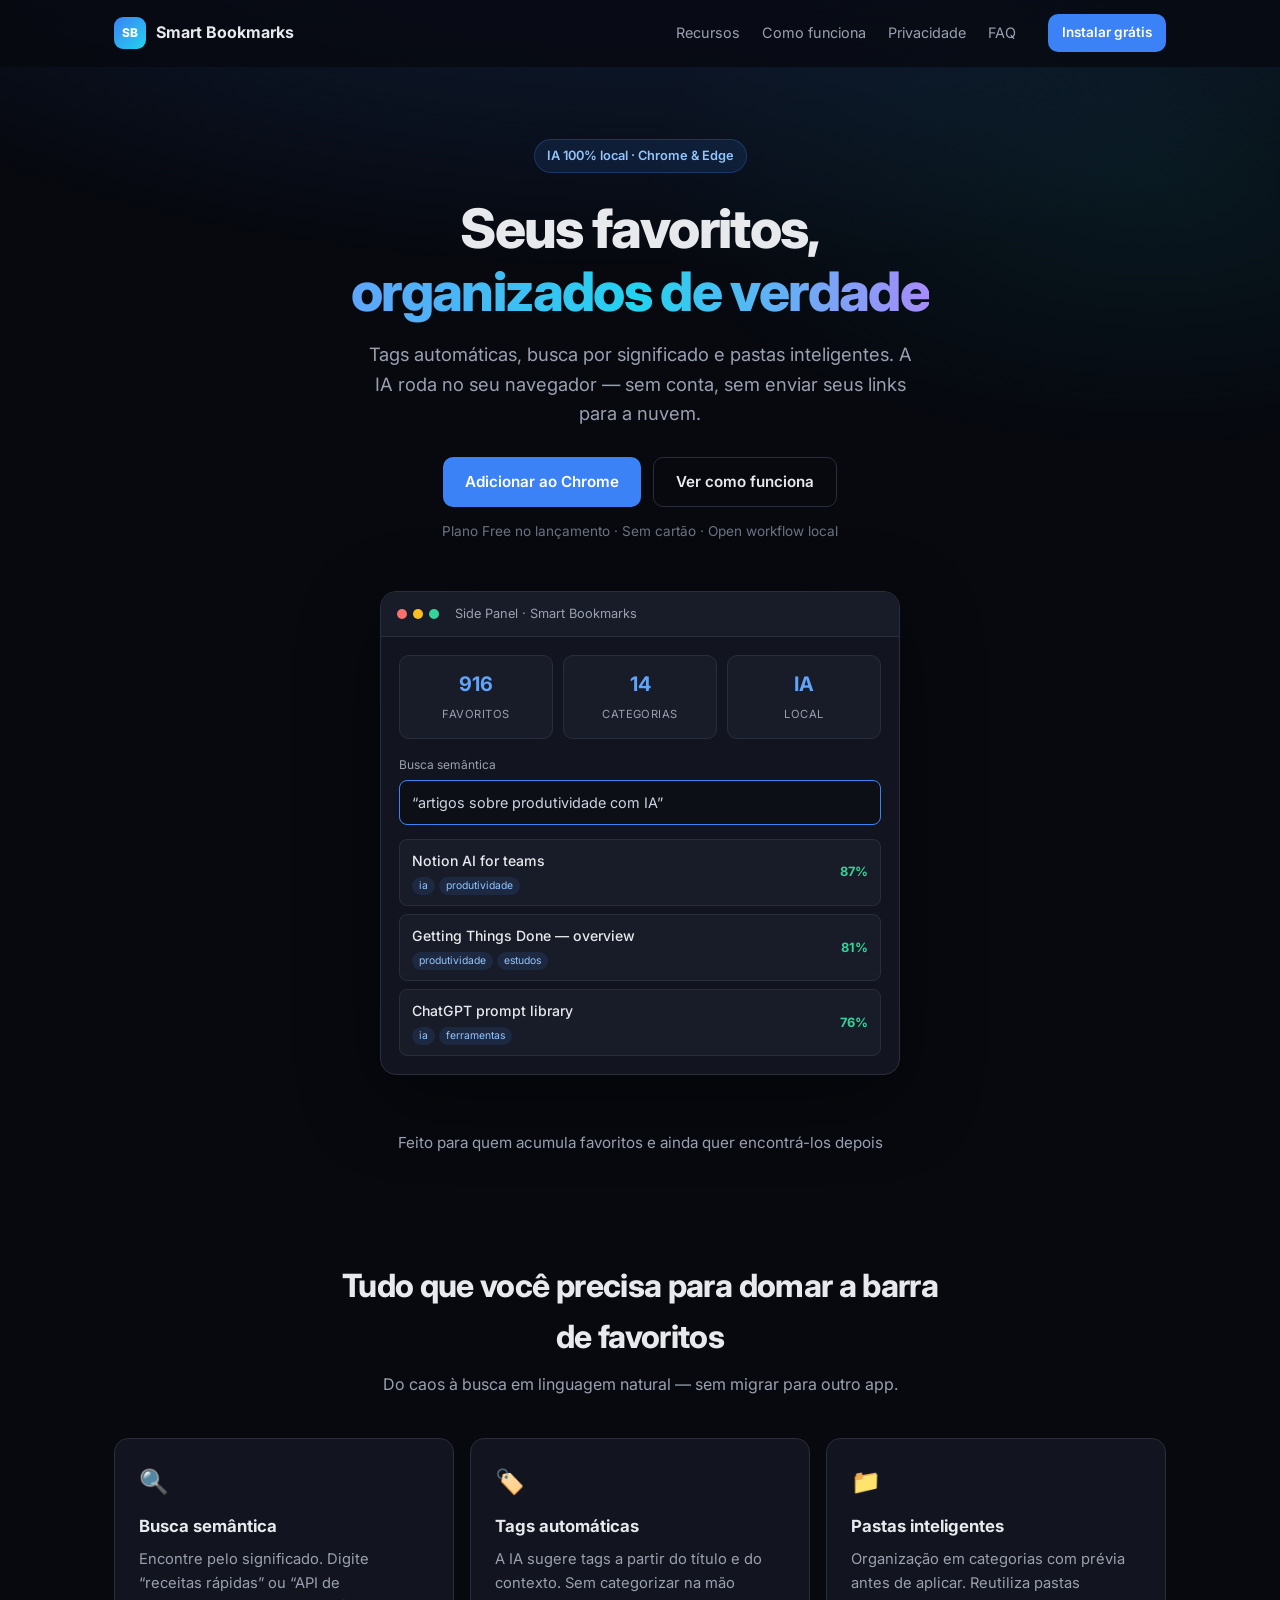
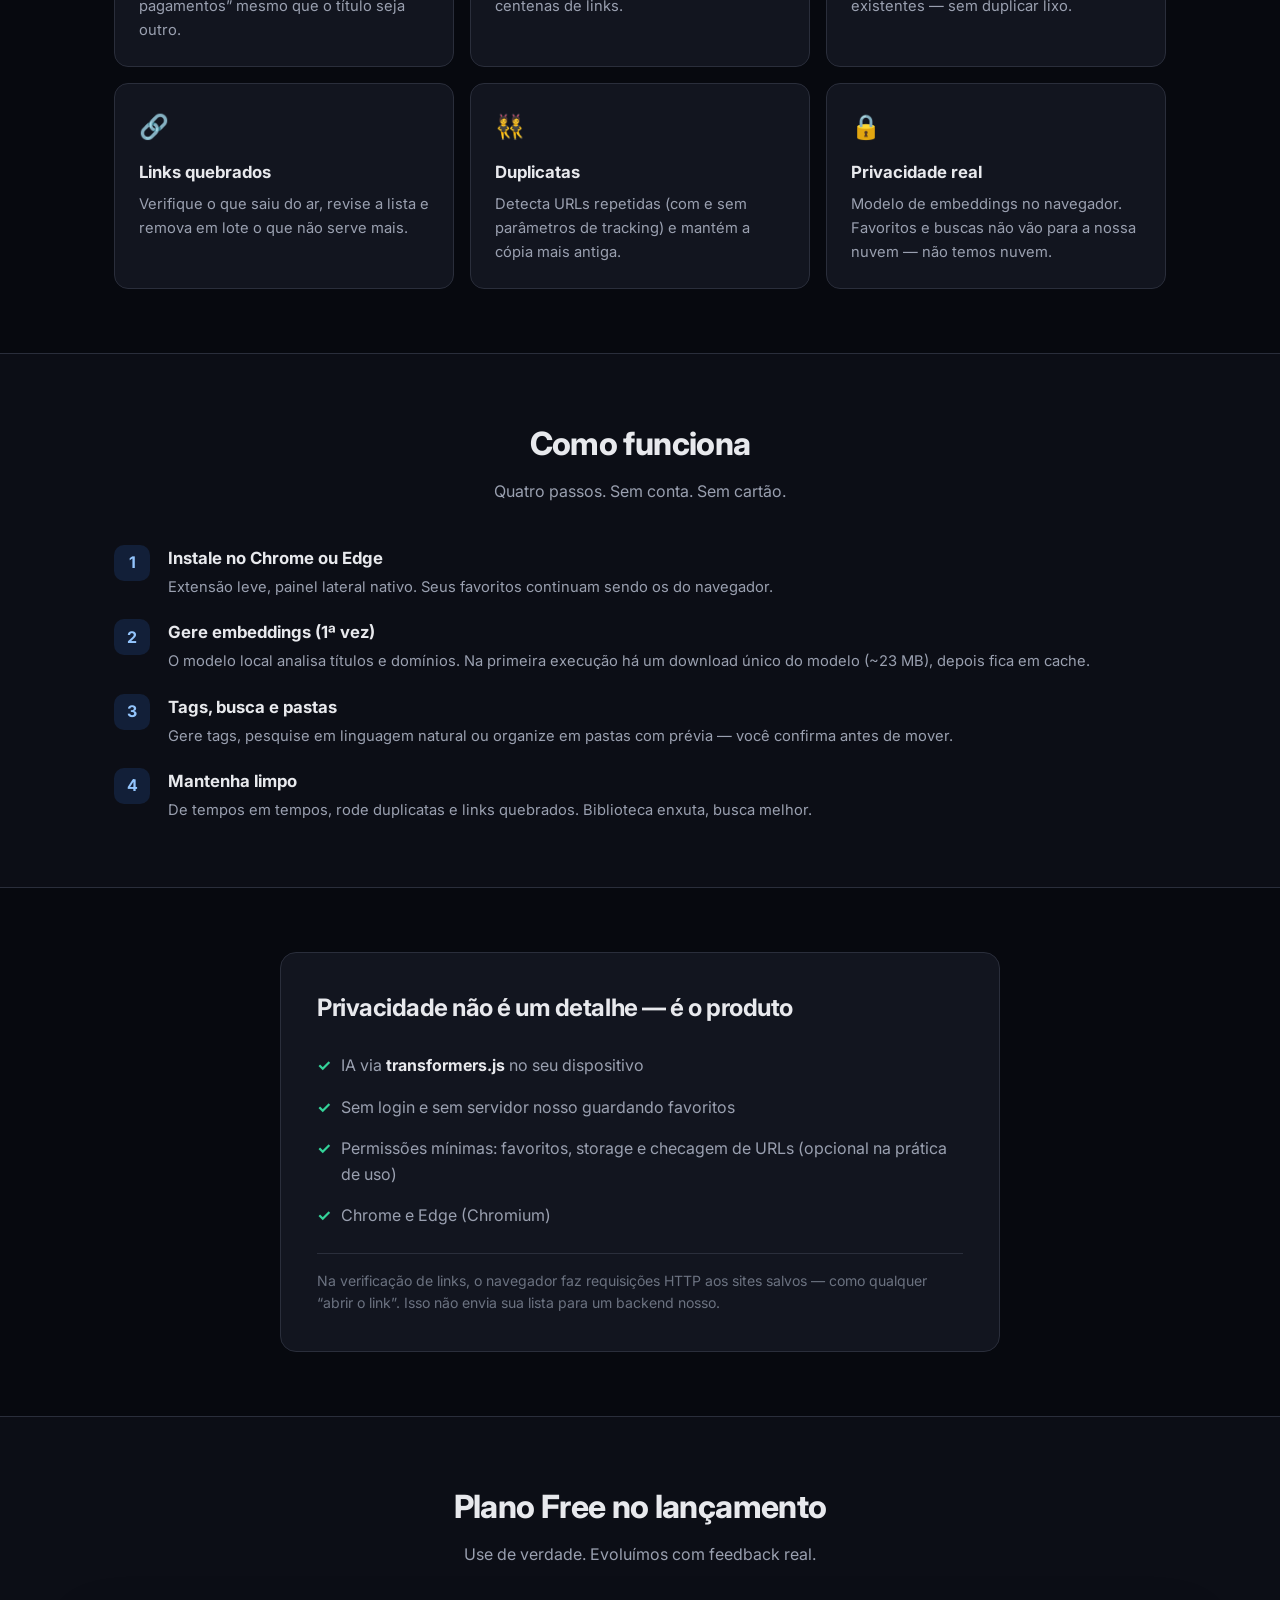
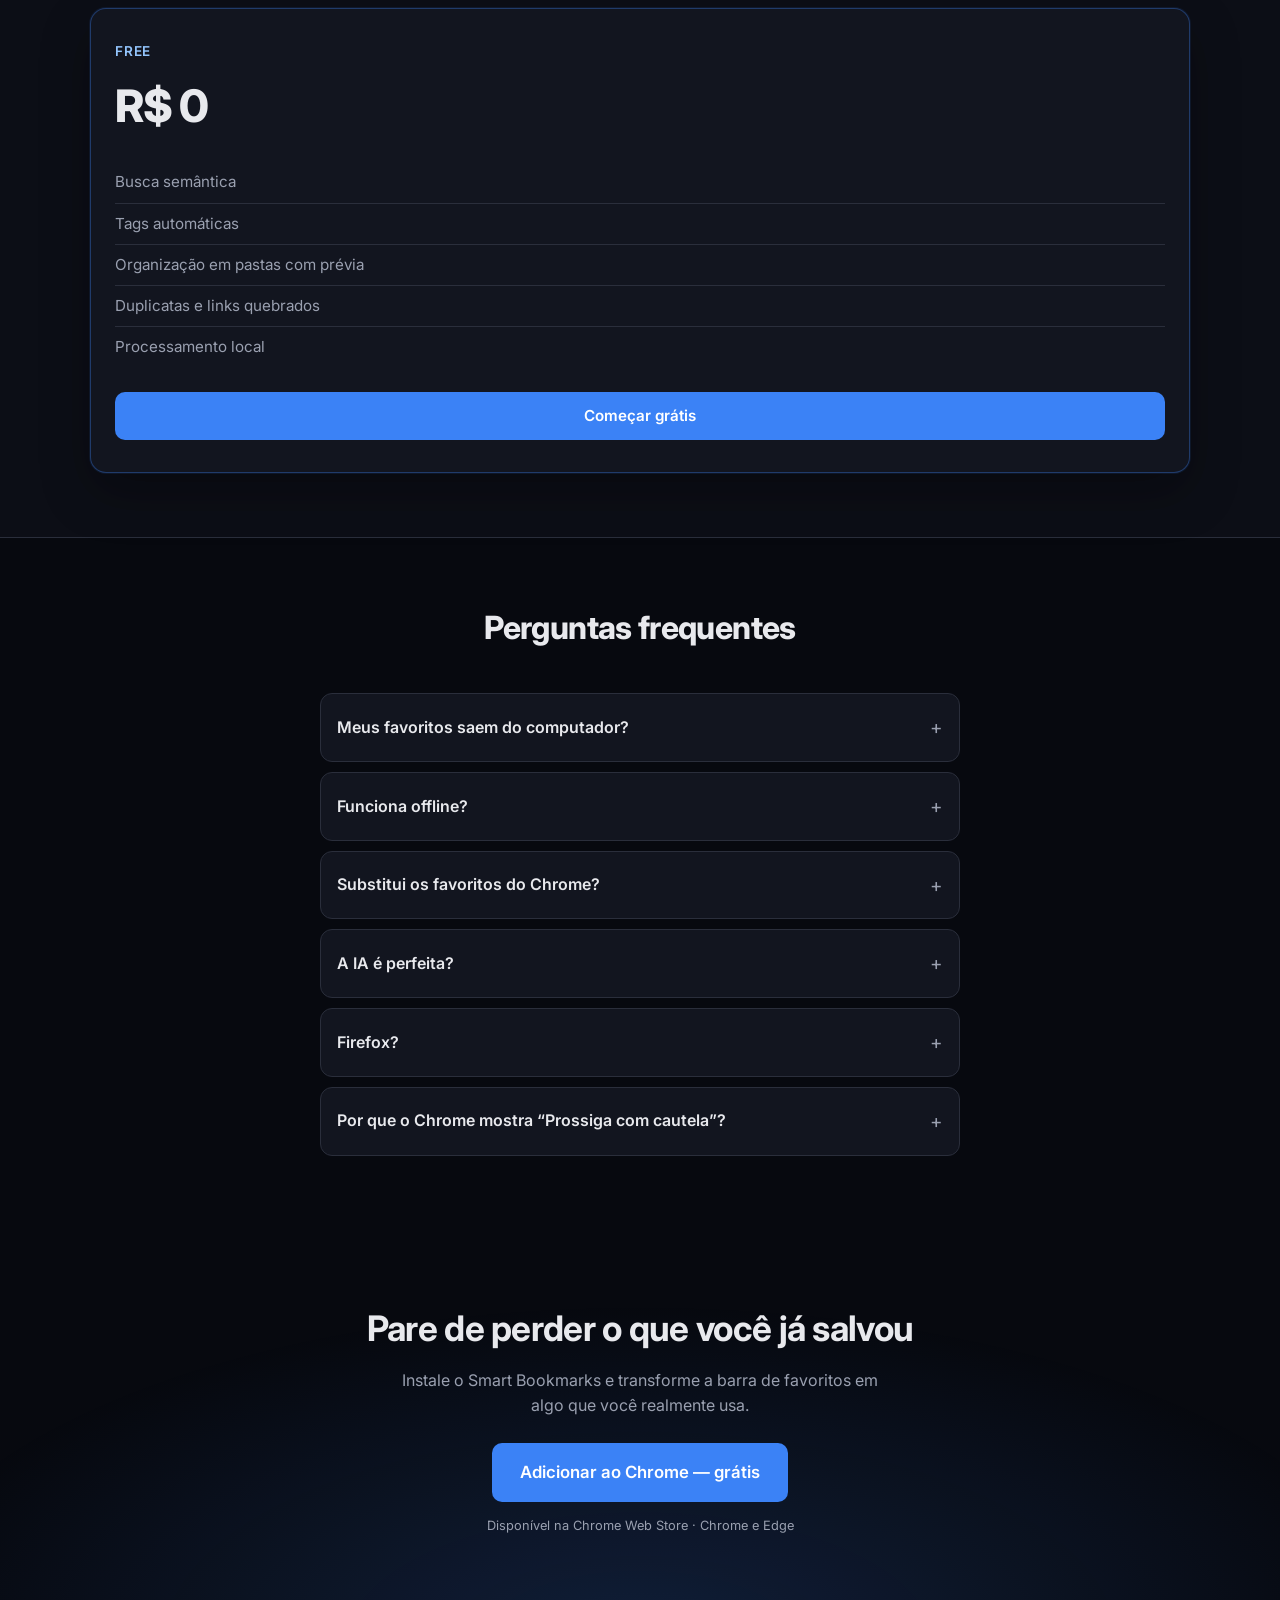
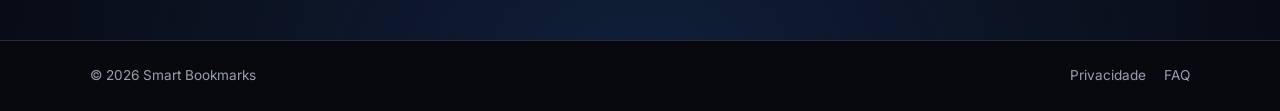
<file: index.html>
<!DOCTYPE html>
<html lang="pt-BR">
<head>
  <meta charset="UTF-8" />
  <meta name="viewport" content="width=device-width, initial-scale=1.0" />
  <title>Smart Bookmarks — Organize favoritos com IA local</title>
  <meta name="description" content="Tags automáticas, busca semântica e organização em pastas. IA roda no seu Chrome — seus favoritos não saem do navegador." />
  <meta property="og:title" content="Smart Bookmarks — IA local para favoritos" />
  <meta property="og:description" content="Organize e encontre favoritos com busca semântica, tags automáticas e pastas inteligentes. 100% no seu navegador." />
  <meta property="og:type" content="website" />
  <link rel="preconnect" href="https://fonts.googleapis.com" />
  <link rel="preconnect" href="https://fonts.gstatic.com" crossorigin />
  <link href="https://fonts.googleapis.com/css2?family=Inter:wght@400;500;600;700;800&display=swap" rel="stylesheet" />
  <link rel="stylesheet" href="styles.css" />
</head>
<body>
  <div class="bg-glow"></div>

  <header class="nav">
    <div class="nav-inner">
      <a class="logo" href="#">
        <span class="logo-mark">SB</span>
        <span class="logo-text">Smart Bookmarks</span>
      </a>
      <nav class="nav-links">
        <a href="#recursos">Recursos</a>
        <a href="#como-funciona">Como funciona</a>
        <a href="privacidade.html">Privacidade</a>
        <a href="#faq">FAQ</a>
      </nav>
      <a class="btn btn-primary btn-sm" href="#instalar">Instalar grátis</a>
    </div>
  </header>

  <main>
    <!-- Hero -->
    <section class="hero">
      <div class="badge">IA 100% local · Chrome &amp; Edge</div>
      <h1>
        Seus favoritos,<br />
        <span class="gradient-text">organizados de verdade</span>
      </h1>
      <p class="hero-sub">
        Tags automáticas, busca por significado e pastas inteligentes.
        A IA roda no seu navegador — sem conta, sem enviar seus links para a nuvem.
      </p>
      <div class="hero-cta">
        <a class="btn btn-primary" href="#instalar">Adicionar ao Chrome</a>
        <a class="btn btn-ghost" href="#como-funciona">Ver como funciona</a>
      </div>
      <p class="hero-note">Plano Free no lançamento · Sem cartão · Open workflow local</p>

      <div class="hero-card">
        <div class="hero-card-header">
          <span class="dot red"></span>
          <span class="dot yellow"></span>
          <span class="dot green"></span>
          <span class="hero-card-title">Side Panel · Smart Bookmarks</span>
        </div>
        <div class="hero-card-body">
          <div class="mock-stats">
            <div><strong>916</strong><span>Favoritos</span></div>
            <div><strong>14</strong><span>Categorias</span></div>
            <div><strong>IA</strong><span>Local</span></div>
          </div>
          <div class="mock-search">
            <span class="mock-search-label">Busca semântica</span>
            <div class="mock-search-box">“artigos sobre produtividade com IA”</div>
          </div>
          <div class="mock-results">
            <div class="mock-row">
              <div>
                <div class="mock-title">Notion AI for teams</div>
                <div class="mock-tags"><span>ia</span><span>produtividade</span></div>
              </div>
              <span class="mock-score">87%</span>
            </div>
            <div class="mock-row">
              <div>
                <div class="mock-title">Getting Things Done — overview</div>
                <div class="mock-tags"><span>produtividade</span><span>estudos</span></div>
              </div>
              <span class="mock-score">81%</span>
            </div>
            <div class="mock-row">
              <div>
                <div class="mock-title">ChatGPT prompt library</div>
                <div class="mock-tags"><span>ia</span><span>ferramentas</span></div>
              </div>
              <span class="mock-score">76%</span>
            </div>
          </div>
        </div>
      </div>
    </section>

    <!-- Logos / trust -->
    <section class="trust">
      <p>Feito para quem acumula favoritos e ainda quer encontrá-los depois</p>
    </section>

    <!-- Features -->
    <section id="recursos" class="section">
      <div class="section-head">
        <h2>Tudo que você precisa para domar a barra de favoritos</h2>
        <p>Do caos à busca em linguagem natural — sem migrar para outro app.</p>
      </div>
      <div class="features-grid">
        <article class="feature">
          <div class="feature-icon">🔍</div>
          <h3>Busca semântica</h3>
          <p>Encontre pelo significado. Digite “receitas rápidas” ou “API de pagamentos” mesmo que o título seja outro.</p>
        </article>
        <article class="feature">
          <div class="feature-icon">🏷️</div>
          <h3>Tags automáticas</h3>
          <p>A IA sugere tags a partir do título e do contexto. Sem categorizar na mão centenas de links.</p>
        </article>
        <article class="feature">
          <div class="feature-icon">📁</div>
          <h3>Pastas inteligentes</h3>
          <p>Organização em categorias com prévia antes de aplicar. Reutiliza pastas existentes — sem duplicar lixo.</p>
        </article>
        <article class="feature">
          <div class="feature-icon">🔗</div>
          <h3>Links quebrados</h3>
          <p>Verifique o que saiu do ar, revise a lista e remova em lote o que não serve mais.</p>
        </article>
        <article class="feature">
          <div class="feature-icon">👯</div>
          <h3>Duplicatas</h3>
          <p>Detecta URLs repetidas (com e sem parâmetros de tracking) e mantém a cópia mais antiga.</p>
        </article>
        <article class="feature">
          <div class="feature-icon">🔒</div>
          <h3>Privacidade real</h3>
          <p>Modelo de embeddings no navegador. Favoritos e buscas não vão para a nossa nuvem — não temos nuvem.</p>
        </article>
      </div>
    </section>

    <!-- How it works -->
    <section id="como-funciona" class="section section-alt">
      <div class="section-head">
        <h2>Como funciona</h2>
        <p>Quatro passos. Sem conta. Sem cartão.</p>
      </div>
      <ol class="steps">
        <li>
          <span class="step-num">1</span>
          <div>
            <h3>Instale no Chrome ou Edge</h3>
            <p>Extensão leve, painel lateral nativo. Seus favoritos continuam sendo os do navegador.</p>
          </div>
        </li>
        <li>
          <span class="step-num">2</span>
          <div>
            <h3>Gere embeddings (1ª vez)</h3>
            <p>O modelo local analisa títulos e domínios. Na primeira execução há um download único do modelo (~23&nbsp;MB), depois fica em cache.</p>
          </div>
        </li>
        <li>
          <span class="step-num">3</span>
          <div>
            <h3>Tags, busca e pastas</h3>
            <p>Gere tags, pesquise em linguagem natural ou organize em pastas com prévia — você confirma antes de mover.</p>
          </div>
        </li>
        <li>
          <span class="step-num">4</span>
          <div>
            <h3>Mantenha limpo</h3>
            <p>De tempos em tempos, rode duplicatas e links quebrados. Biblioteca enxuta, busca melhor.</p>
          </div>
        </li>
      </ol>
    </section>

    <!-- Privacy -->
    <section id="privacidade" class="section">
      <div class="privacy-box">
        <h2>Privacidade não é um detalhe — é o produto</h2>
        <ul>
          <li>IA via <strong>transformers.js</strong> no seu dispositivo</li>
          <li>Sem login e sem servidor nosso guardando favoritos</li>
          <li>Permissões mínimas: favoritos, storage e checagem de URLs (opcional na prática de uso)</li>
          <li>Chrome e Edge (Chromium)</li>
        </ul>
        <p class="privacy-note">
          Na verificação de links, o navegador faz requisições HTTP aos sites salvos — como qualquer “abrir o link”.
          Isso não envia sua lista para um backend nosso.
        </p>
      </div>
    </section>

    <!-- Free plan -->
    <section class="section section-alt">
      <div class="section-head">
        <h2>Plano Free no lançamento</h2>
        <p>Use de verdade. Evoluímos com feedback real.</p>
      </div>
      <div class="price-card">
        <div class="price-label">Free</div>
        <div class="price-value">R$ 0</div>
        <ul class="price-list">
          <li>Busca semântica</li>
          <li>Tags automáticas</li>
          <li>Organização em pastas com prévia</li>
          <li>Duplicatas e links quebrados</li>
          <li>Processamento local</li>
        </ul>
        <a class="btn btn-primary btn-block" href="#instalar">Começar grátis</a>
      </div>
    </section>

    <!-- FAQ -->
    <section id="faq" class="section">
      <div class="section-head">
        <h2>Perguntas frequentes</h2>
      </div>
      <div class="faq">
        <details>
          <summary>Meus favoritos saem do computador?</summary>
          <p>Não enviamos sua lista para nossos servidores. A análise (embeddings, tags, busca) roda localmente no navegador.</p>
        </details>
        <details>
          <summary>Funciona offline?</summary>
          <p>Depois que o modelo foi baixado e está em cache, busca e organização podem funcionar offline. A verificação de links precisa de rede.</p>
        </details>
        <details>
          <summary>Substitui os favoritos do Chrome?</summary>
          <p>Não. Trabalha em cima dos favoritos nativos. Pastas criadas aparecem no gerenciador do Chrome.</p>
        </details>
        <details>
          <summary>A IA é perfeita?</summary>
          <p>Não. Títulos genéricos (“Login”, “Home”) limitam a qualidade. Quanto melhor o título, melhor a tag e a busca.</p>
        </details>
        <details>
          <summary>Firefox?</summary>
          <p>A versão atual é otimizada para Chrome e Edge. Firefox exige adaptações (side panel diferente).</p>
        </details>
        <details>
          <summary>Por que o Chrome mostra “Prossiga com cautela”?</summary>
          <p>
            Isso é comum em extensões <strong>recém-publicadas</strong>. O Chrome ainda não tem um histórico longo
            do publisher e poucas instalações no ar, então a Navegação segura com maior proteção pede uma confirmação extra.
          </p>
          <p>
            O Smart Bookmarks está <strong>publicado na Chrome Web Store</strong> (passou pela análise do Google).
            A IA roda <strong>no seu navegador</strong>, sem conta obrigatória e sem enviarmos sua lista de favoritos
            para um servidor nosso.
          </p>
          <p>
            Para instalar, use <strong>Continuar instalação</strong> e revise as permissões.
            Com o tempo e mais usuários, esse aviso tende a ficar menos frequente.
          </p>
        </details>
      </div>
    </section>

    <!-- Install CTA -->
    <section id="instalar" class="cta-final">
      <h2>Pare de perder o que você já salvou</h2>
      <p>Instale o Smart Bookmarks e transforme a barra de favoritos em algo que você realmente usa.</p>
      <a class="btn btn-primary btn-lg" href="https://chromewebstore.google.com/detail/smart-bookmarks/ibolnehiifjedclgkihbahmmoanbmmaf" rel="noopener" target="_blank">
        Adicionar ao Chrome — grátis
      </a>
      <p class="cta-note">Disponível na Chrome Web Store · Chrome e Edge</p>
    </section>

  </main>

  <footer class="footer">
    <div class="footer-inner">
      <span>© 2026 Smart Bookmarks</span>
      <div class="footer-links">
        <a href="privacidade.html">Privacidade</a>
        <a href="#faq">FAQ</a>
      </div>
    </div>
  </footer>
</body>
</html>
</file>
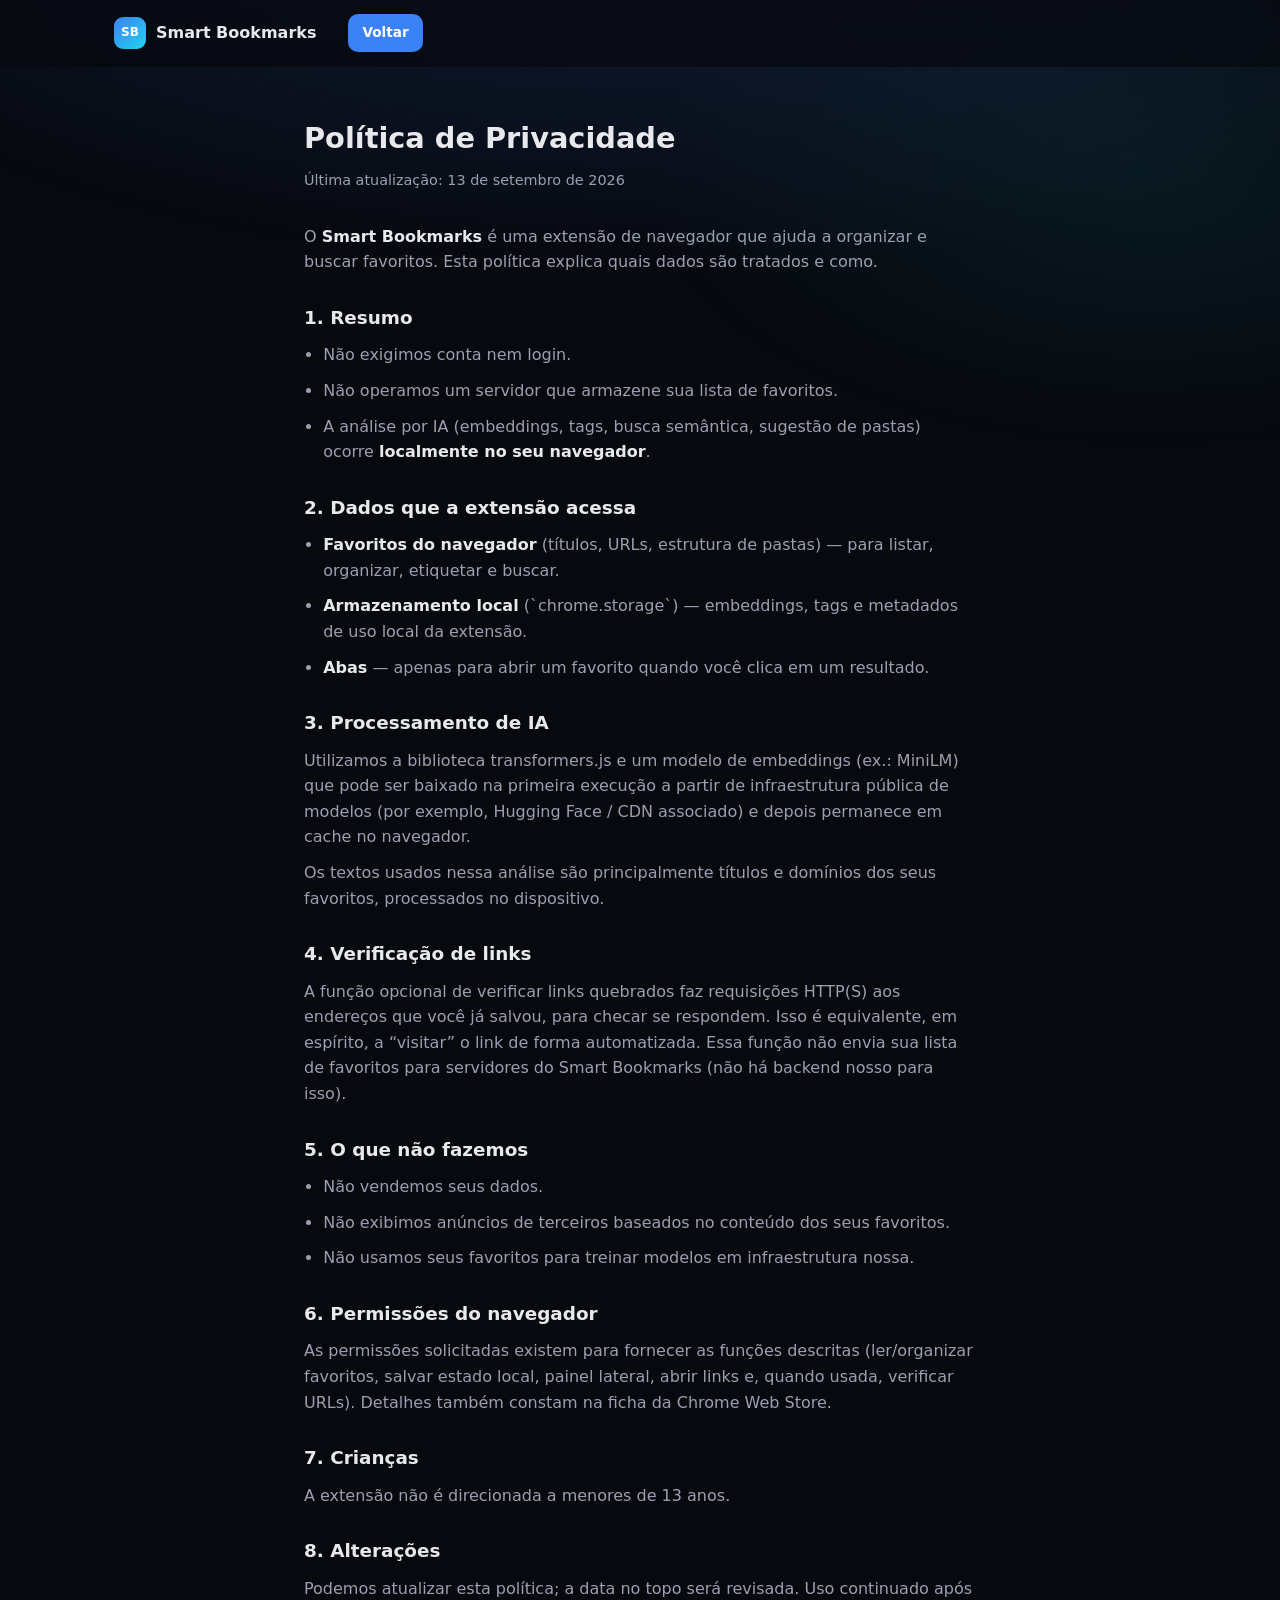
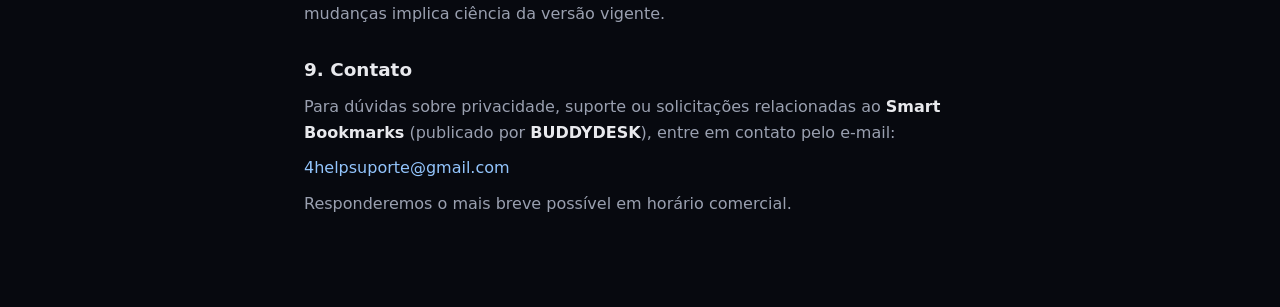
<file: privacidade.html>
<!DOCTYPE html>
<html lang="pt-BR">
<head>
  <meta charset="UTF-8" />
  <meta name="viewport" content="width=device-width, initial-scale=1.0" />
  <title>Privacidade — Smart Bookmarks</title>
  <link rel="stylesheet" href="styles.css" />
  <style>
    .legal {
      position: relative;
      z-index: 1;
      max-width: 720px;
      margin: 0 auto;
      padding: 48px 24px 80px;
    }
    .legal h1 { font-size: 1.8rem; margin-bottom: 8px; }
    .legal .updated { color: #9aa0b0; font-size: 0.9rem; margin-bottom: 32px; }
    .legal h2 { font-size: 1.15rem; margin: 28px 0 10px; }
    .legal p, .legal li { color: #9aa0b0; margin-bottom: 10px; }
    .legal ul { padding-left: 1.2rem; margin-bottom: 16px; }
    .legal a { color: #93c5fd; }
  </style>
</head>
<body>
  <div class="bg-glow"></div>
  <header class="nav">
    <div class="nav-inner">
      <a class="logo" href="index.html">
        <span class="logo-mark">SB</span>
        <span class="logo-text">Smart Bookmarks</span>
      </a>
      <a class="btn btn-primary btn-sm" href="index.html">Voltar</a>
    </div>
  </header>

  <article class="legal">
    <h1>Política de Privacidade</h1>
    <p class="updated">Última atualização: 13 de setembro de 2026</p>

    <p>
      O <strong style="color:#e8e9ed">Smart Bookmarks</strong> é uma extensão de navegador que ajuda a organizar e buscar favoritos.
      Esta política explica quais dados são tratados e como.
    </p>

    <h2>1. Resumo</h2>
    <ul>
      <li>Não exigimos conta nem login.</li>
      <li>Não operamos um servidor que armazene sua lista de favoritos.</li>
      <li>A análise por IA (embeddings, tags, busca semântica, sugestão de pastas) ocorre <strong style="color:#e8e9ed">localmente no seu navegador</strong>.</li>
    </ul>

    <h2>2. Dados que a extensão acessa</h2>
    <ul>
      <li><strong style="color:#e8e9ed">Favoritos do navegador</strong> (títulos, URLs, estrutura de pastas) — para listar, organizar, etiquetar e buscar.</li>
      <li><strong style="color:#e8e9ed">Armazenamento local</strong> (`chrome.storage`) — embeddings, tags e metadados de uso local da extensão.</li>
      <li><strong style="color:#e8e9ed">Abas</strong> — apenas para abrir um favorito quando você clica em um resultado.</li>
    </ul>

    <h2>3. Processamento de IA</h2>
    <p>
      Utilizamos a biblioteca transformers.js e um modelo de embeddings (ex.: MiniLM) que pode ser baixado na primeira execução
      a partir de infraestrutura pública de modelos (por exemplo, Hugging Face / CDN associado) e depois permanece em cache no navegador.
    </p>
    <p>
      Os textos usados nessa análise são principalmente títulos e domínios dos seus favoritos, processados no dispositivo.
    </p>

    <h2>4. Verificação de links</h2>
    <p>
      A função opcional de verificar links quebrados faz requisições HTTP(S) aos endereços que você já salvou,
      para checar se respondem. Isso é equivalente, em espírito, a “visitar” o link de forma automatizada.
      Essa função não envia sua lista de favoritos para servidores do Smart Bookmarks (não há backend nosso para isso).
    </p>

    <h2>5. O que não fazemos</h2>
    <ul>
      <li>Não vendemos seus dados.</li>
      <li>Não exibimos anúncios de terceiros baseados no conteúdo dos seus favoritos.</li>
      <li>Não usamos seus favoritos para treinar modelos em infraestrutura nossa.</li>
    </ul>

    <h2>6. Permissões do navegador</h2>
    <p>
      As permissões solicitadas existem para fornecer as funções descritas (ler/organizar favoritos, salvar estado local,
      painel lateral, abrir links e, quando usada, verificar URLs). Detalhes também constam na ficha da Chrome Web Store.
    </p>

    <h2>7. Crianças</h2>
    <p>A extensão não é direcionada a menores de 13 anos.</p>

    <h2>8. Alterações</h2>
    <p>Podemos atualizar esta política; a data no topo será revisada. Uso continuado após mudanças implica ciência da versão vigente.</p>

    <h2>9. Contato</h2>
    <p>
      Para dúvidas sobre privacidade, suporte ou solicitações relacionadas ao
      <strong style="color:#e8e9ed">Smart Bookmarks</strong> (publicado por <strong style="color:#e8e9ed">BUDDYDESK</strong>), entre em contato pelo e-mail:
    </p>
    <p>
      <a href="mailto:4helpsuporte@gmail.com">4helpsuporte@gmail.com</a>
    </p>
    <p>
      Responderemos o mais breve possível em horário comercial.
    </p>
  </article>
</body>
</html>
</file>
<file: styles.css>
*,
*::before,
*::after {
  box-sizing: border-box;
  margin: 0;
  padding: 0;
}

:root {
  --bg: #07090f;
  --bg-card: #12151f;
  --bg-elevated: #181c28;
  --border: #2a2e3b;
  --text: #e8e9ed;
  --muted: #9aa0b0;
  --blue: #3b82f6;
  --blue-dim: #2563eb;
  --cyan: #22d3ee;
  --radius: 14px;
  --font: "Inter", system-ui, -apple-system, sans-serif;
}

html {
  scroll-behavior: smooth;
}

body {
  font-family: var(--font);
  background: var(--bg);
  color: var(--text);
  line-height: 1.6;
  min-height: 100vh;
  overflow-x: hidden;
}

.bg-glow {
  position: fixed;
  inset: 0;
  background:
    radial-gradient(ellipse 80% 50% at 50% -20%, rgba(59, 130, 246, 0.22), transparent),
    radial-gradient(ellipse 40% 30% at 90% 20%, rgba(34, 211, 238, 0.08), transparent);
  pointer-events: none;
  z-index: 0;
}

a {
  color: inherit;
  text-decoration: none;
}

/* Nav */
.nav {
  position: sticky;
  top: 0;
  z-index: 50;
  backdrop-filter: blur(12px);
  background: rgba(7, 9, 15, 0.75);
  border-bottom: 1px solid transparent;
}

.nav-inner {
  max-width: 1100px;
  margin: 0 auto;
  padding: 14px 24px;
  display: flex;
  align-items: center;
  gap: 24px;
}

.logo {
  display: flex;
  align-items: center;
  gap: 10px;
  font-weight: 700;
}

.logo-mark {
  width: 32px;
  height: 32px;
  border-radius: 9px;
  background: linear-gradient(135deg, var(--blue), var(--cyan));
  display: grid;
  place-items: center;
  font-size: 0.75rem;
  font-weight: 800;
  color: #fff;
}

.nav-links {
  display: flex;
  gap: 22px;
  margin-left: auto;
  font-size: 0.9rem;
  color: var(--muted);
}

.nav-links a:hover {
  color: var(--text);
}

.nav-inner > .btn {
  margin-left: 8px;
}

/* Buttons */
.btn {
  display: inline-flex;
  align-items: center;
  justify-content: center;
  padding: 12px 22px;
  border-radius: 10px;
  font-weight: 600;
  font-size: 0.95rem;
  border: none;
  cursor: pointer;
  transition: transform 0.15s ease, background 0.15s ease, border-color 0.15s ease;
}

.btn:hover {
  transform: translateY(-1px);
}

.btn-primary {
  background: var(--blue);
  color: #fff;
}

.btn-primary:hover {
  background: var(--blue-dim);
}

.btn-ghost {
  background: transparent;
  border: 1px solid var(--border);
  color: var(--text);
}

.btn-ghost:hover {
  border-color: #4b5568;
  background: rgba(255, 255, 255, 0.03);
}

.btn-sm {
  padding: 8px 14px;
  font-size: 0.85rem;
}

.btn-lg {
  padding: 16px 28px;
  font-size: 1.05rem;
}

.btn-block {
  width: 100%;
}

/* Hero */
.hero {
  position: relative;
  z-index: 1;
  max-width: 900px;
  margin: 0 auto;
  padding: 72px 24px 48px;
  text-align: center;
}

.badge {
  display: inline-block;
  font-size: 0.8rem;
  font-weight: 600;
  color: #93c5fd;
  background: rgba(59, 130, 246, 0.12);
  border: 1px solid rgba(59, 130, 246, 0.25);
  padding: 6px 12px;
  border-radius: 999px;
  margin-bottom: 24px;
}

.hero h1 {
  font-size: clamp(2.2rem, 5vw, 3.4rem);
  font-weight: 800;
  line-height: 1.15;
  letter-spacing: -0.03em;
  margin-bottom: 18px;
}

.gradient-text {
  background: linear-gradient(90deg, #60a5fa, #22d3ee, #a78bfa);
  -webkit-background-clip: text;
  background-clip: text;
  color: transparent;
}

.hero-sub {
  font-size: 1.15rem;
  color: var(--muted);
  max-width: 560px;
  margin: 0 auto 28px;
}

.hero-cta {
  display: flex;
  flex-wrap: wrap;
  gap: 12px;
  justify-content: center;
  margin-bottom: 14px;
}

.hero-note {
  font-size: 0.85rem;
  color: #6b7280;
  margin-bottom: 48px;
}

/* Mock UI card */
.hero-card {
  text-align: left;
  background: var(--bg-card);
  border: 1px solid var(--border);
  border-radius: 16px;
  overflow: hidden;
  box-shadow: 0 24px 80px rgba(0, 0, 0, 0.45);
  max-width: 520px;
  margin: 0 auto;
}

.hero-card-header {
  display: flex;
  align-items: center;
  gap: 6px;
  padding: 12px 16px;
  background: var(--bg-elevated);
  border-bottom: 1px solid var(--border);
}

.dot {
  width: 10px;
  height: 10px;
  border-radius: 50%;
}
.dot.red { background: #f87171; }
.dot.yellow { background: #fbbf24; }
.dot.green { background: #34d399; }

.hero-card-title {
  margin-left: 10px;
  font-size: 0.8rem;
  color: var(--muted);
}

.hero-card-body {
  padding: 18px;
}

.mock-stats {
  display: grid;
  grid-template-columns: repeat(3, 1fr);
  gap: 10px;
  margin-bottom: 16px;
}

.mock-stats div {
  background: var(--bg-elevated);
  border-radius: 10px;
  padding: 12px;
  text-align: center;
  border: 1px solid var(--border);
}

.mock-stats strong {
  display: block;
  font-size: 1.25rem;
  color: #60a5fa;
}

.mock-stats span {
  font-size: 0.7rem;
  color: var(--muted);
  text-transform: uppercase;
  letter-spacing: 0.04em;
}

.mock-search-label {
  font-size: 0.75rem;
  color: var(--muted);
  display: block;
  margin-bottom: 6px;
}

.mock-search-box {
  background: #0d0f16;
  border: 1px solid #3b82f6;
  border-radius: 8px;
  padding: 10px 12px;
  font-size: 0.9rem;
  color: #cbd5e1;
  margin-bottom: 14px;
}

.mock-results {
  display: flex;
  flex-direction: column;
  gap: 8px;
}

.mock-row {
  display: flex;
  justify-content: space-between;
  align-items: center;
  gap: 12px;
  padding: 10px 12px;
  background: var(--bg-elevated);
  border-radius: 8px;
  border: 1px solid var(--border);
}

.mock-title {
  font-size: 0.88rem;
  font-weight: 500;
  margin-bottom: 4px;
}

.mock-tags {
  display: flex;
  gap: 4px;
  flex-wrap: wrap;
}

.mock-tags span {
  font-size: 0.65rem;
  color: #93c5fd;
  background: rgba(59, 130, 246, 0.12);
  padding: 1px 7px;
  border-radius: 999px;
}

.mock-score {
  font-size: 0.8rem;
  font-weight: 700;
  color: #34d399;
  flex-shrink: 0;
}

/* Trust */
.trust {
  position: relative;
  z-index: 1;
  text-align: center;
  padding: 8px 24px 40px;
  color: var(--muted);
  font-size: 0.95rem;
}

/* Sections */
.section {
  position: relative;
  z-index: 1;
  max-width: 1100px;
  margin: 0 auto;
  padding: 64px 24px;
}

.section-alt {
  max-width: 100%;
  background: rgba(18, 21, 31, 0.5);
  border-top: 1px solid var(--border);
  border-bottom: 1px solid var(--border);
}

.section-alt .section-head,
.section-alt .steps,
.section-alt .price-card {
  max-width: 1100px;
  margin-left: auto;
  margin-right: auto;
}

.section-alt .steps,
.section-alt .price-card {
  padding-left: 24px;
  padding-right: 24px;
}

.section-head {
  text-align: center;
  max-width: 600px;
  margin: 0 auto 40px;
}

.section-head h2 {
  font-size: clamp(1.6rem, 3vw, 2rem);
  font-weight: 750;
  letter-spacing: -0.02em;
  margin-bottom: 10px;
}

.section-head p {
  color: var(--muted);
}

/* Features */
.features-grid {
  display: grid;
  grid-template-columns: repeat(auto-fit, minmax(280px, 1fr));
  gap: 16px;
}

.feature {
  background: var(--bg-card);
  border: 1px solid var(--border);
  border-radius: var(--radius);
  padding: 24px;
  transition: border-color 0.2s ease;
}

.feature:hover {
  border-color: #3f4658;
}

.feature-icon {
  font-size: 1.5rem;
  margin-bottom: 12px;
}

.feature h3 {
  font-size: 1.05rem;
  margin-bottom: 8px;
}

.feature p {
  font-size: 0.92rem;
  color: var(--muted);
}

/* Steps */
.steps {
  list-style: none;
  display: flex;
  flex-direction: column;
  gap: 20px;
  max-width: 640px;
  margin: 0 auto;
}

.steps li {
  display: flex;
  gap: 18px;
  align-items: flex-start;
}

.step-num {
  flex-shrink: 0;
  width: 36px;
  height: 36px;
  border-radius: 10px;
  background: rgba(59, 130, 246, 0.15);
  color: #93c5fd;
  font-weight: 700;
  display: grid;
  place-items: center;
}

.steps h3 {
  font-size: 1.05rem;
  margin-bottom: 4px;
}

.steps p {
  color: var(--muted);
  font-size: 0.92rem;
}

/* Privacy */
.privacy-box {
  background: var(--bg-card);
  border: 1px solid var(--border);
  border-radius: 16px;
  padding: 36px;
  max-width: 720px;
  margin: 0 auto;
}

.privacy-box h2 {
  font-size: 1.5rem;
  margin-bottom: 18px;
  letter-spacing: -0.02em;
}

.privacy-box ul {
  list-style: none;
  margin-bottom: 16px;
}

.privacy-box li {
  padding: 8px 0;
  padding-left: 24px;
  position: relative;
  color: var(--muted);
}

.privacy-box li::before {
  content: "✓";
  position: absolute;
  left: 0;
  color: #34d399;
  font-weight: 700;
}

.privacy-box li strong {
  color: var(--text);
}

.privacy-note {
  font-size: 0.88rem;
  color: #6b7280;
  border-top: 1px solid var(--border);
  padding-top: 16px;
}

/* Pricing */
.price-card {
  max-width: 380px;
  margin: 0 auto;
  background: var(--bg-card);
  border: 1px solid rgba(59, 130, 246, 0.35);
  border-radius: 16px;
  padding: 32px;
  box-shadow: 0 0 0 1px rgba(59, 130, 246, 0.1), 0 20px 50px rgba(0, 0, 0, 0.3);
}

.price-label {
  font-size: 0.85rem;
  font-weight: 600;
  color: #93c5fd;
  text-transform: uppercase;
  letter-spacing: 0.06em;
}

.price-value {
  font-size: 2.8rem;
  font-weight: 800;
  margin: 8px 0 20px;
  letter-spacing: -0.03em;
}

.price-list {
  list-style: none;
  margin-bottom: 24px;
}

.price-list li {
  padding: 8px 0;
  font-size: 0.95rem;
  color: var(--muted);
  border-bottom: 1px solid var(--border);
}

.price-list li:last-child {
  border-bottom: none;
}

/* FAQ */
.faq {
  max-width: 640px;
  margin: 0 auto;
  display: flex;
  flex-direction: column;
  gap: 10px;
}

.faq details {
  background: var(--bg-card);
  border: 1px solid var(--border);
  border-radius: 12px;
  padding: 4px 16px;
}

.faq summary {
  cursor: pointer;
  padding: 14px 0;
  font-weight: 600;
  list-style: none;
  display: flex;
  justify-content: space-between;
  align-items: center;
}

.faq summary::-webkit-details-marker {
  display: none;
}

.faq summary::after {
  content: "+";
  color: var(--muted);
  font-size: 1.2rem;
  font-weight: 400;
}

.faq details[open] summary::after {
  content: "−";
}

.faq details p {
  padding-bottom: 14px;
  color: var(--muted);
  font-size: 0.95rem;
}

/* Final CTA */
.cta-final {
  position: relative;
  z-index: 1;
  text-align: center;
  padding: 80px 24px;
  background:
    radial-gradient(ellipse 60% 80% at 50% 100%, rgba(59, 130, 246, 0.18), transparent);
}

.cta-final h2 {
  font-size: clamp(1.6rem, 3vw, 2.2rem);
  margin-bottom: 12px;
  letter-spacing: -0.02em;
}

.cta-final > p {
  color: var(--muted);
  margin-bottom: 24px;
  max-width: 480px;
  margin-left: auto;
  margin-right: auto;
}

.cta-note {
  margin-top: 14px;
  font-size: 0.8rem;
  color: #6b7280;
}

/* Footer */
.footer {
  position: relative;
  z-index: 1;
  border-top: 1px solid var(--border);
  padding: 24px;
}

.footer-inner {
  max-width: 1100px;
  margin: 0 auto;
  display: flex;
  justify-content: space-between;
  align-items: center;
  font-size: 0.85rem;
  color: var(--muted);
}

.footer-links {
  display: flex;
  gap: 18px;
}

.footer-links a:hover {
  color: var(--text);
}

/* Responsive */
@media (max-width: 768px) {
  .nav-links {
    display: none;
  }

  .hero {
    padding-top: 48px;
  }

  .mock-stats {
    grid-template-columns: 1fr;
  }
}
</file>
